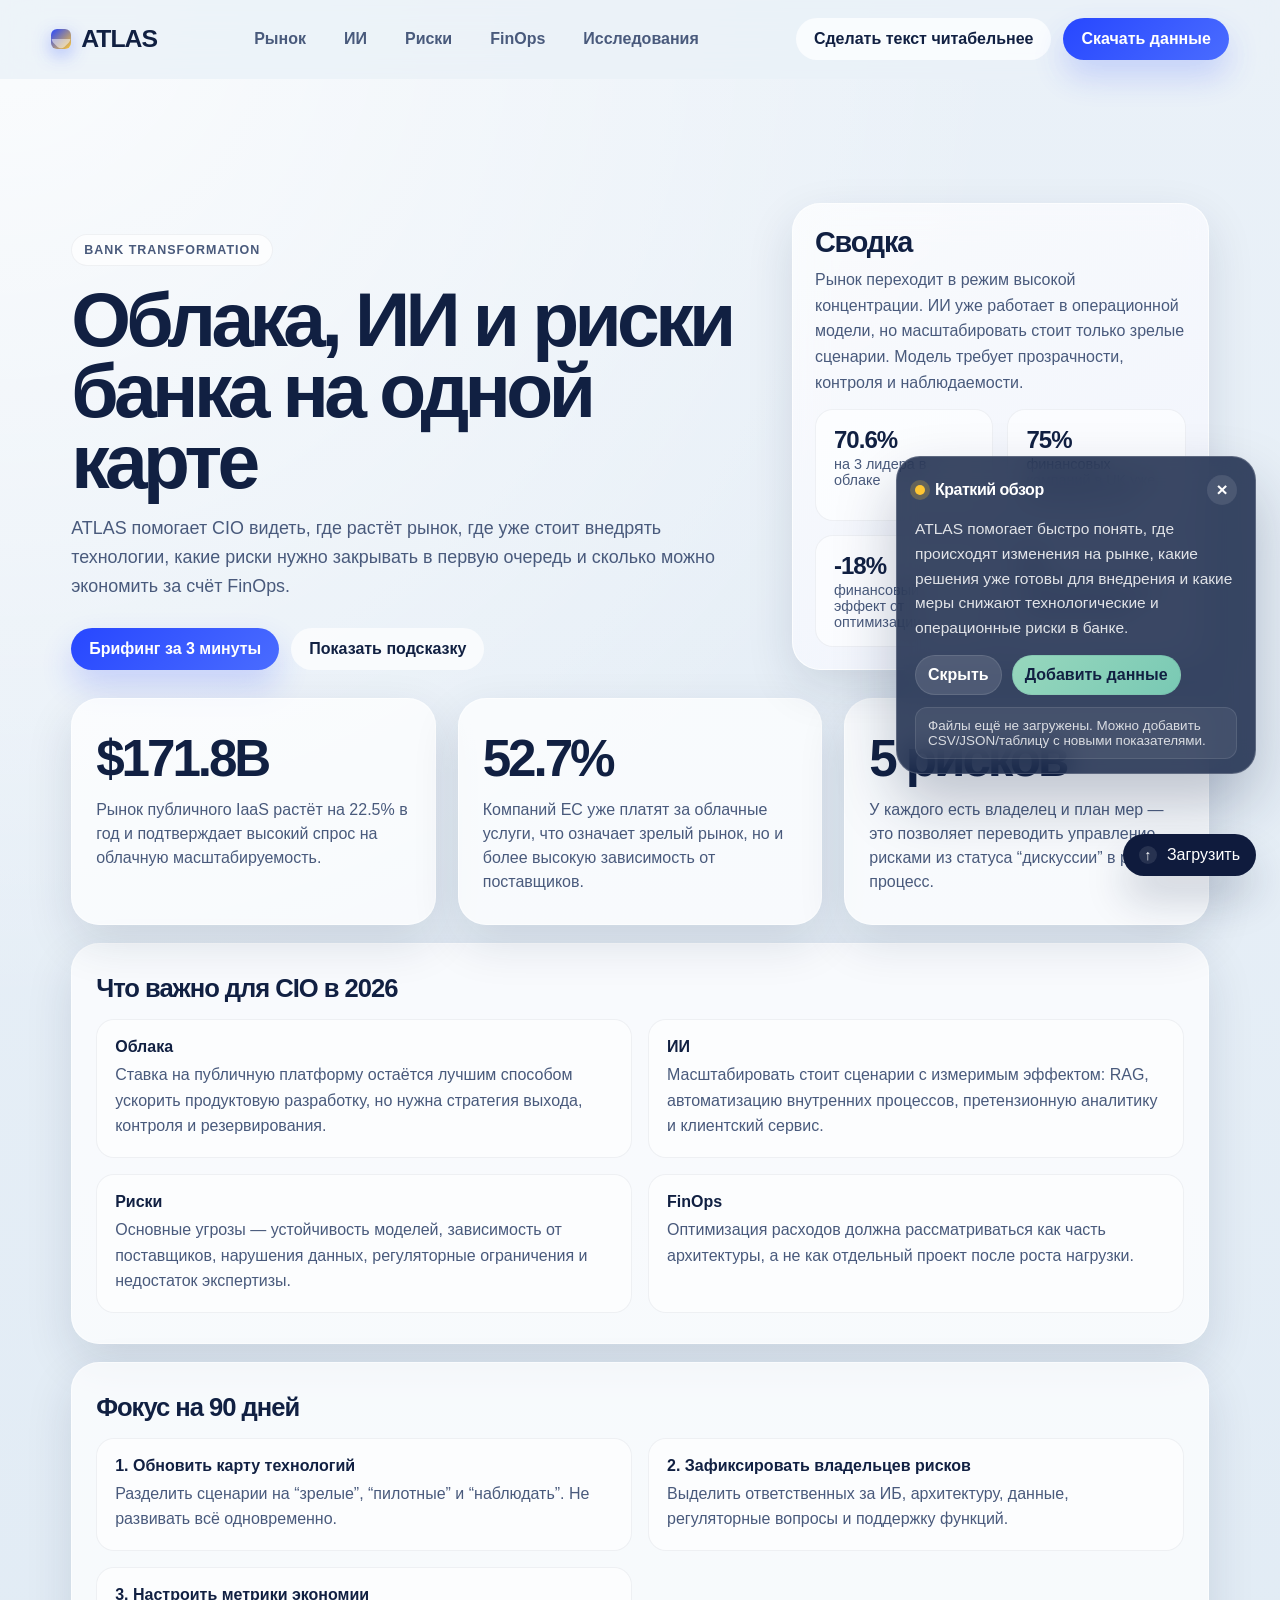
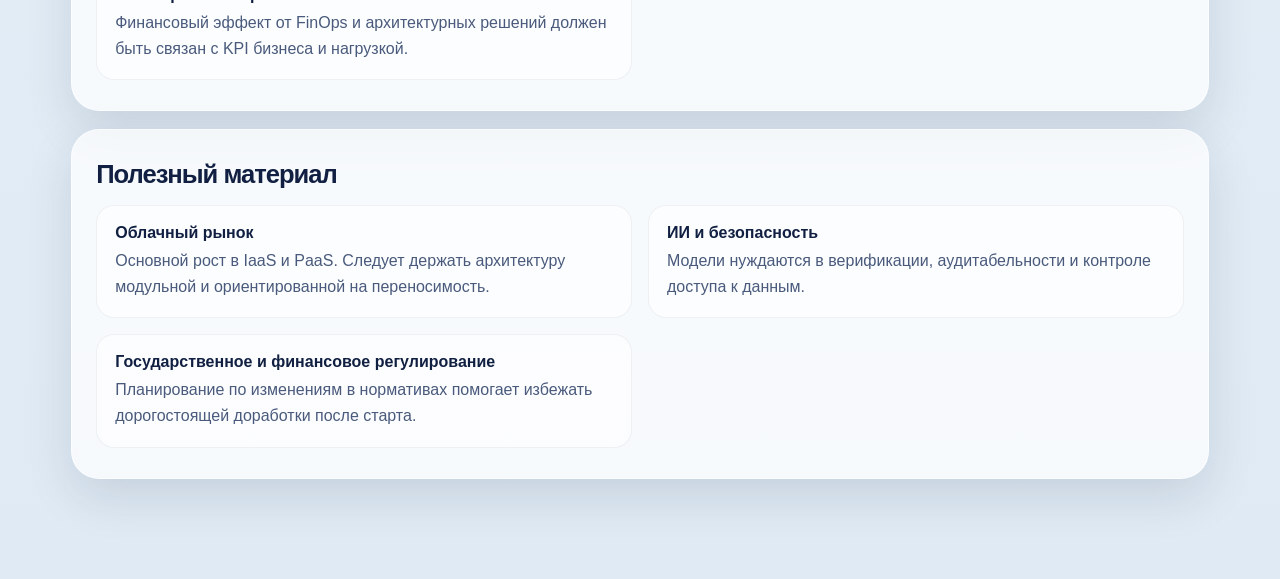
<file: atlas-cio-portal-index.html>
<!doctype html>
<html lang="ru">
<head>
  <meta charset="utf-8">
  <meta name="viewport" content="width=device-width, initial-scale=1, viewport-fit=cover">
  <meta name="theme-color" content="#eaf1f8">
  <meta name="description" content="ATLAS: аналитика облаков, ИИ и технологических рисков для CIO банка.">
  <title>ATLAS: облака, ИИ и риски банка</title>
  <style>
    :root {
      --bg: #eaf1f8;
      --bg-deep: #dfeaf4;
      --ink: #112042;
      --ink-2: #495a7c;
      --panel: rgba(255,255,255,.72);
      --panel-strong: rgba(255,255,255,.94);
      --line: rgba(17,32,66,.12);
      --cobalt: #2747ff;
      --sun: #ffc633;
      --mint: #97d7bd;
      --red: #ff586d;
      --shadow: 0 18px 48px rgba(17, 32, 66, .12);
      --radius: 28px;
      --radius-sm: 18px;
      --ease: cubic-bezier(.22, 1, .36, 1);
    }

    * { box-sizing: border-box; }
    html { scroll-behavior: smooth; }
    body {
      margin: 0;
      min-height: 100vh;
      font-family: Inter, "Segoe UI", sans-serif;
      background:
        radial-gradient(circle at top left, rgba(255,255,255,.8), transparent 40%),
        linear-gradient(180deg, var(--bg) 0%, var(--bg-deep) 100%);
      color: var(--ink);
      overflow-x: hidden;
    }
    a { color: inherit; text-decoration: none; }
    img { max-width: 100%; display: block; }
    button, input { font: inherit; }
    button { cursor: pointer; }

    .topbar {
      position: sticky;
      top: 0;
      z-index: 20;
      display: flex;
      align-items: center;
      justify-content: space-between;
      gap: 1rem;
      padding: 18px clamp(20px, 4vw, 56px);
      background: color-mix(in srgb, var(--bg) 78%, transparent);
      backdrop-filter: blur(18px);
      border-bottom: 1px solid transparent;
    }
    .brand {
      display: inline-flex;
      align-items: center;
      gap: 10px;
      font-weight: 800;
      letter-spacing: -.04em;
      font-size: 1.55rem;
    }
    .brand-mark {
      width: 20px; height: 20px;
      border-radius: 6px;
      background: linear-gradient(135deg, var(--cobalt), var(--sun));
      position: relative;
      box-shadow: 0 6px 18px rgba(39,71,255,.35);
    }
    .brand-mark:before,
    .brand-mark:after {
      content: "";
      position: absolute;
      inset: 0;
      border-radius: 6px;
    }
    .brand-mark:before {
      background: linear-gradient(135deg, transparent 0 50%, rgba(255,255,255,.5) 50% 100%);
      transform: rotate(45deg) scale(.8);
    }
    .nav {
      display: flex;
      align-items: center;
      gap: 10px;
      flex-wrap: wrap;
    }
    .nav a {
      padding: 10px 14px;
      border-radius: 999px;
      color: var(--ink-2);
      font-weight: 600;
      transition: background .2s ease, color .2s ease;
    }
    .nav a:hover { background: rgba(255,255,255,.6); color: var(--ink); }
    .actions {
      display: flex;
      align-items: center;
      gap: 12px;
    }
    .ghost-btn, .primary-btn, .small-btn, .upload-btn {
      border: 0;
      border-radius: 999px;
      font-weight: 700;
      transition: transform .2s ease, box-shadow .2s ease, background .2s ease;
    }
    .ghost-btn:hover, .primary-btn:hover, .small-btn:hover, .upload-btn:hover {
      transform: translateY(-1px);
    }
    .ghost-btn {
      background: rgba(255,255,255,.72);
      color: var(--ink);
      padding: 12px 18px;
    }
    .primary-btn {
      background: linear-gradient(135deg, var(--cobalt), #4a6cff);
      color: white;
      padding: 12px 18px;
      box-shadow: 0 16px 32px rgba(39,71,255,.2);
    }

    .page {
      max-width: 1240px;
      margin: 0 auto;
      padding: clamp(24px, 4vw, 60px) clamp(20px, 4vw, 56px) 100px;
    }
    .hero {
      display: grid;
      grid-template-columns: 1.25fr .75fr;
      gap: 26px;
      align-items: end;
      min-height: 60vh;
      padding-top: 32px;
    }
    .hero-copy {
      display: flex;
      flex-direction: column;
      gap: 18px;
    }
    .eyebrow {
      display: inline-flex;
      align-items: center;
      gap: 8px;
      align-self: flex-start;
      padding: 8px 12px;
      border-radius: 999px;
      background: rgba(255,255,255,.7);
      border: 1px solid rgba(17,32,66,.06);
      color: var(--ink-2);
      font-size: .78rem;
      letter-spacing: .08em;
      text-transform: uppercase;
      font-weight: 800;
    }
    h1 {
      margin: 0;
      font-size: clamp(3rem, 6vw, 6.1rem);
      line-height: .92;
      letter-spacing: -.06em;
      max-width: 700px;
    }
    .lead {
      margin: 0;
      max-width: 680px;
      color: var(--ink-2);
      font-size: clamp(1.08rem, 1.4vw, 1.38rem);
      line-height: 1.6;
    }
    .cta {
      display: flex;
      align-items: center;
      gap: 12px;
      flex-wrap: wrap;
      padding-top: 10px;
    }

    .hero-card {
      background: var(--panel);
      backdrop-filter: blur(16px);
      border: 1px solid rgba(255,255,255,.55);
      border-radius: var(--radius);
      box-shadow: var(--shadow);
      padding: 22px;
      min-height: 280px;
      position: relative;
      overflow: hidden;
    }
    .hero-card::before {
      content: "";
      position: absolute;
      inset: 0;
      background: linear-gradient(145deg, rgba(255,255,255,.04), rgba(39,71,255,.04));
    }
    .hero-card > * { position: relative; z-index: 1; }
    .mini-grid {
      display: grid;
      grid-template-columns: repeat(2, minmax(0, 1fr));
      gap: 14px;
      margin-top: 14px;
    }
    .mini-stat {
      background: rgba(255,255,255,.6);
      border-radius: 18px;
      padding: 16px 18px;
      border: 1px solid rgba(17,32,66,.06);
    }
    .mini-stat .k {
      font-size: 1.5rem;
      font-weight: 800;
      letter-spacing: -.04em;
      display: block;
    }
    .mini-stat .v {
      color: var(--ink-2);
      font-size: .9rem;
      display: block;
      margin-top: 2px;
    }

    .section {
      padding-top: 28px;
    }
    .grid-3 {
      display: grid;
      grid-template-columns: repeat(3, minmax(0, 1fr));
      gap: 22px;
    }
    .metric-card, .panel {
      background: var(--panel);
      border: 1px solid rgba(255,255,255,.55);
      border-radius: var(--radius);
      box-shadow: var(--shadow);
      padding: 30px 24px;
    }
    .metric-card .n {
      font-size: clamp(2rem, 4vw, 3.3rem);
      letter-spacing: -.06em;
      font-weight: 800;
      margin: 0 0 10px;
      display: block;
    }
    .metric-card p {
      margin: 0;
      color: var(--ink-2);
      line-height: 1.5;
    }

    .panel {
      margin-top: 18px;
    }
    .panel h3 {
      margin: 0 0 12px;
      font-size: clamp(1.35rem, 2vw, 2rem);
      letter-spacing: -.04em;
    }
    .stack {
      display: grid;
      grid-template-columns: repeat(2, minmax(0, 1fr));
      gap: 16px;
      margin-top: 16px;
    }
    .item {
      padding: 18px 18px;
      border-radius: 18px;
      background: rgba(255,255,255,.56);
      border: 1px solid rgba(17,32,66,.06);
    }
    .item strong { display: block; margin-bottom: 6px; }
    .item span { color: var(--ink-2); line-height: 1.6; }

    .readability-overlay {
      position: fixed;
      right: 24px;
      bottom: 126px;
      z-index: 35;
      width: min(360px, calc(100vw - 24px));
      background: rgba(17, 32, 66, .82);
      color: white;
      border: 1px solid rgba(255,255,255,.18);
      border-radius: 24px;
      box-shadow: 0 30px 60px rgba(17, 32, 66, .25);
      backdrop-filter: blur(14px);
      padding: 18px 18px 14px;
      transform: translateY(0);
      opacity: 1;
      transition: transform .25s var(--ease), opacity .25s var(--ease);
    }
    .readability-overlay.hidden {
      opacity: 0;
      pointer-events: none;
      transform: translateY(12px);
    }
    .overlay-header {
      display: flex;
      align-items: center;
      justify-content: space-between;
      gap: 10px;
      margin-bottom: 12px;
      font-weight: 800;
      letter-spacing: -.03em;
    }
    .dot {
      width: 10px; height: 10px;
      border-radius: 50%;
      background: var(--sun);
      box-shadow: 0 0 0 5px rgba(255,198,51,.22);
    }
    .close-overlay {
      border: 0;
      background: rgba(255,255,255,.1);
      color: white;
      width: 30px; height: 30px;
      border-radius: 50%;
      font-size: 1.2rem;
      line-height: 1;
    }
    .readability-overlay p {
      margin: 0;
      color: rgba(255,255,255,.85);
      line-height: 1.6;
      font-size: .97rem;
    }
    .overlay-actions {
      display: flex;
      align-items: center;
      gap: 10px;
      flex-wrap: wrap;
      margin-top: 14px;
    }
    .small-btn {
      background: rgba(255,255,255,.12);
      color: white;
      padding: 10px 12px;
      border: 1px solid rgba(255,255,255,.1);
    }
    .upload-btn {
      position: relative;
      overflow: hidden;
      display: inline-flex;
      align-items: center;
      justify-content: center;
      padding: 10px 12px;
      background: linear-gradient(135deg, var(--mint), #79c9b4);
      color: var(--ink);
      font-weight: 800;
      border: 1px solid rgba(17,32,66,.06);
    }
    .upload-btn input {
      position: absolute;
      inset: 0;
      opacity: 0;
      cursor: pointer;
    }
    .upload-status {
      margin-top: 12px;
      padding: 10px 12px;
      border-radius: 12px;
      background: rgba(255,255,255,.06);
      border: 1px solid rgba(255,255,255,.1);
      color: rgba(255,255,255,.8);
      font-size: .84rem;
      min-height: 42px;
      display: flex;
      align-items: center;
    }

    .floating-upload {
      position: fixed;
      right: 24px;
      bottom: 24px;
      z-index: 40;
      display: flex;
      align-items: center;
      gap: 10px;
      padding: 12px 16px;
      border-radius: 999px;
      background: #0f1b3d;
      color: white;
      box-shadow: 0 24px 40px rgba(17,32,66,.18);
    }
    .floating-upload .icon {
      width: 18px; height: 18px;
      display: inline-flex;
      align-items: center;
      justify-content: center;
      border-radius: 50%;
      background: rgba(255,255,255,.1);
      font-size: .9rem;
      font-weight: 800;
    }
    .floating-upload input {
      display: none;
    }

    @media (max-width: 900px) {
      .hero { grid-template-columns: 1fr; }
      .grid-3, .stack { grid-template-columns: 1fr; }
      .nav { display: none; }
    }
    @media (max-width: 640px) {
      .topbar { padding-inline: 18px; }
      .page { padding-inline: 18px; }
      .ghost-btn, .primary-btn { padding: 11px 14px; }
    }
  </style>
</head>
<body>
  <header class="topbar">
    <div class="brand">
      <span class="brand-mark"></span>
      <span>ATLAS</span>
    </div>
    <nav class="nav" aria-label="Навигация">
      <a href="#market">Рынок</a>
      <a href="#ai">ИИ</a>
      <a href="#risks">Риски</a>
      <a href="#finops">FinOps</a>
      <a href="#research">Исследования</a>
    </nav>
    <div class="actions">
      <button class="ghost-btn" type="button" onclick="toggleReadabilityOverlay()">Сделать текст читабельнее</button>
      <button class="primary-btn" type="button" onclick="downloadSampleData()">Скачать данные</button>
    </div>
  </header>

  <main class="page">
    <section class="hero" id="market">
      <div class="hero-copy">
        <span class="eyebrow">Bank transformation</span>
        <h1>Облака, ИИ и риски банка на одной карте</h1>
        <p class="lead">ATLAS помогает CIO видеть, где растёт рынок, где уже стоит внедрять технологии, какие риски нужно закрывать в первую очередь и сколько можно экономить за счёт FinOps.</p>
        <div class="cta">
          <button class="primary-btn" type="button">Брифинг за 3 минуты</button>
          <button class="ghost-btn" type="button" onclick="toggleReadabilityOverlay()">Показать подсказку</button>
        </div>
      </div>
      <aside class="hero-card" aria-label="Краткий обзор">
        <h3 style="margin:0 0 8px; letter-spacing:-.04em; font-size:1.8rem;">Сводка</h3>
        <p style="margin:0; color:var(--ink-2); line-height:1.6;">Рынок переходит в режим высокой концентрации. ИИ уже работает в операционной модели, но масштабировать стоит только зрелые сценарии. Модель требует прозрачности, контроля и наблюдаемости.</p>
        <div class="mini-grid">
          <div class="mini-stat">
            <span class="k">70.6%</span>
            <span class="v">на 3 лидера в облаке</span>
          </div>
          <div class="mini-stat">
            <span class="k">75%</span>
            <span class="v">финансовых компаний в UK уже используют ИИ</span>
          </div>
          <div class="mini-stat">
            <span class="k">-18%</span>
            <span class="v">финансовый эффект от оптимизации</span>
          </div>
          <div class="mini-stat">
            <span class="k">5</span>
            <span class="v">критических рисков для регулятора</span>
          </div>
        </div>
      </aside>
    </section>

    <section class="section" id="ai">
      <div class="grid-3">
        <article class="metric-card">
          <span class="n">$171.8B</span>
          <p>Рынок публичного IaaS растёт на 22.5% в год и подтверждает высокий спрос на облачную масштабируемость.</p>
        </article>
        <article class="metric-card">
          <span class="n">52.7%</span>
          <p>Компаний ЕС уже платят за облачные услуги, что означает зрелый рынок, но и более высокую зависимость от поставщиков.</p>
        </article>
        <article class="metric-card">
          <span class="n">5 рисков</span>
          <p>У каждого есть владелец и план мер — это позволяет переводить управление рисками из статуса “дискуссии” в рабочий процесс.</p>
        </article>
      </div>
    </section>

    <section class="section panel" id="risks">
      <h3>Что важно для CIO в 2026</h3>
      <div class="stack">
        <div class="item">
          <strong>Облака</strong>
          <span>Ставка на публичную платформу остаётся лучшим способом ускорить продуктовую разработку, но нужна стратегия выхода, контроля и резервирования.</span>
        </div>
        <div class="item">
          <strong>ИИ</strong>
          <span>Масштабировать стоит сценарии с измеримым эффектом: RAG, автоматизацию внутренних процессов, претензионную аналитику и клиентский сервис.</span>
        </div>
        <div class="item">
          <strong>Риски</strong>
          <span>Основные угрозы — устойчивость моделей, зависимость от поставщиков, нарушения данных, регуляторные ограничения и недостаток экспертизы.</span>
        </div>
        <div class="item">
          <strong>FinOps</strong>
          <span>Оптимизация расходов должна рассматриваться как часть архитектуры, а не как отдельный проект после роста нагрузки.</span>
        </div>
      </div>
    </section>

    <section class="section panel" id="finops">
      <h3>Фокус на 90 дней</h3>
      <div class="stack">
        <div class="item">
          <strong>1. Обновить карту технологий</strong>
          <span>Разделить сценарии на “зрелые”, “пилотные” и “наблюдать”. Не развивать всё одновременно.</span>
        </div>
        <div class="item">
          <strong>2. Зафиксировать владельцев рисков</strong>
          <span>Выделить ответственных за ИБ, архитектуру, данные, регуляторные вопросы и поддержку функций.</span>
        </div>
        <div class="item">
          <strong>3. Настроить метрики экономии</strong>
          <span>Финансовый эффект от FinOps и архитектурных решений должен быть связан с KPI бизнеса и нагрузкой.</span>
        </div>
      </div>
    </section>

    <section class="section panel" id="research">
      <h3>Полезный материал</h3>
      <div class="stack">
        <div class="item">
          <strong>Облачный рынок</strong>
          <span>Основной рост в IaaS и PaaS. Следует держать архитектуру модульной и ориентированной на переносимость.</span>
        </div>
        <div class="item">
          <strong>ИИ и безопасность</strong>
          <span>Модели нуждаются в верификации, аудитабельности и контроле доступа к данным.</span>
        </div>
        <div class="item">
          <strong>Государственное и финансовое регулирование</strong>
          <span>Планирование по изменениям в нормативах помогает избежать дорогостоящей доработки после старта.</span>
        </div>
      </div>
    </section>
  </main>

  <aside class="readability-overlay" id="readabilityOverlay" aria-live="polite">
    <div class="overlay-header">
      <div style="display:flex;align-items:center;gap:10px;">
        <span class="dot" aria-hidden="true"></span>
        <span>Краткий обзор</span>
      </div>
      <button class="close-overlay" type="button" onclick="toggleReadabilityOverlay(false)" aria-label="Закрыть">×</button>
    </div>
    <p>ATLAS помогает быстро понять, где происходят изменения на рынке, какие решения уже готовы для внедрения и какие меры снижают технологические и операционные риски в банке.</p>
    <div class="overlay-actions">
      <button class="small-btn" type="button" onclick="toggleReadabilityOverlay(false)">Скрыть</button>
      <label class="upload-btn" for="dataUploader">
        <input id="dataUploader" type="file" accept=".csv,.json,.txt,.xlsx" aria-label="Загрузить файл с новыми данными">
        <span>Добавить данные</span>
      </label>
    </div>
    <div class="upload-status" id="uploadStatus">Файлы ещё не загружены. Можно добавить CSV/JSON/таблицу с новыми показателями.</div>
  </aside>

  <label class="floating-upload" for="dataUploaderQuick" aria-label="Загрузить файл">
    <input id="dataUploaderQuick" type="file" accept=".csv,.json,.txt,.xlsx">
    <span class="icon">↑</span>
    <span>Загрузить</span>
  </label>

  <script>
    const overlay = document.getElementById('readabilityOverlay');
    const uploadStatus = document.getElementById('uploadStatus');
    const uploaderEls = [document.getElementById('dataUploader'), document.getElementById('dataUploaderQuick')];

    function toggleReadabilityOverlay(forceState) {
      if (typeof forceState === 'boolean') {
        overlay.classList.toggle('hidden', !forceState);
        return;
      }
      overlay.classList.toggle('hidden');
    }

    function downloadSampleData() {
      const rows = [
        ['period','cloud_budget','ai_projects','risk_level'],
        ['2025 Q1','124000','3','medium'],
        ['2025 Q2','138000','5','high'],
        ['2025 Q3','147500','6','medium'],
        ['2025 Q4','159000','8','low']
      ];
      const csv = rows.map(row => row.join(',')).join('\n');
      const blob = new Blob([csv], { type: 'text/csv;charset=utf-8;' });
      const url = URL.createObjectURL(blob);
      const a = document.createElement('a');
      a.href = url;
      a.download = 'atlas-data-sample.csv';
      document.body.appendChild(a);
      a.click();
      a.remove();
      URL.revokeObjectURL(url);
      uploadStatus.textContent = 'Скачан пример файла atlas-data-sample.csv. Вы можете загрузить свой CSV с новыми данными.';
    }

    async function handleUpload(file) {
      if (!file) return;
      const raw = await file.text();
      const safeName = file.name || 'uploaded-file';
      const preview = raw.slice(0, 180).replace(/\s+/g, ' ').trim();
      const payload = {
        name: safeName,
        type: file.type || 'unknown',
        size: file.size,
        preview,
        uploadedAt: new Date().toISOString()
      };
      localStorage.setItem('atlas_last_upload', JSON.stringify(payload));
      uploadStatus.textContent = `Загружен файл: ${safeName} (${Math.round(file.size / 1024)} KB). Данные сохранены локально в браузере.`;
      overlay.classList.remove('hidden');
    }

    uploaderEls.forEach((input) => {
      if (!input) return;
      input.addEventListener('change', (event) => {
        const file = event.target.files && event.target.files[0];
        if (file) handleUpload(file);
      });
    });

    const savedUpload = localStorage.getItem('atlas_last_upload');
    if (savedUpload) {
      try {
        const parsed = JSON.parse(savedUpload);
        uploadStatus.textContent = `Последний файл: ${parsed.name} (${parsed.type}). Данные уже сохранены локально.`;
      } catch (error) {
        console.warn('Saved upload is invalid JSON');
      }
    }
  </script>
</body>
</html>
</file>
